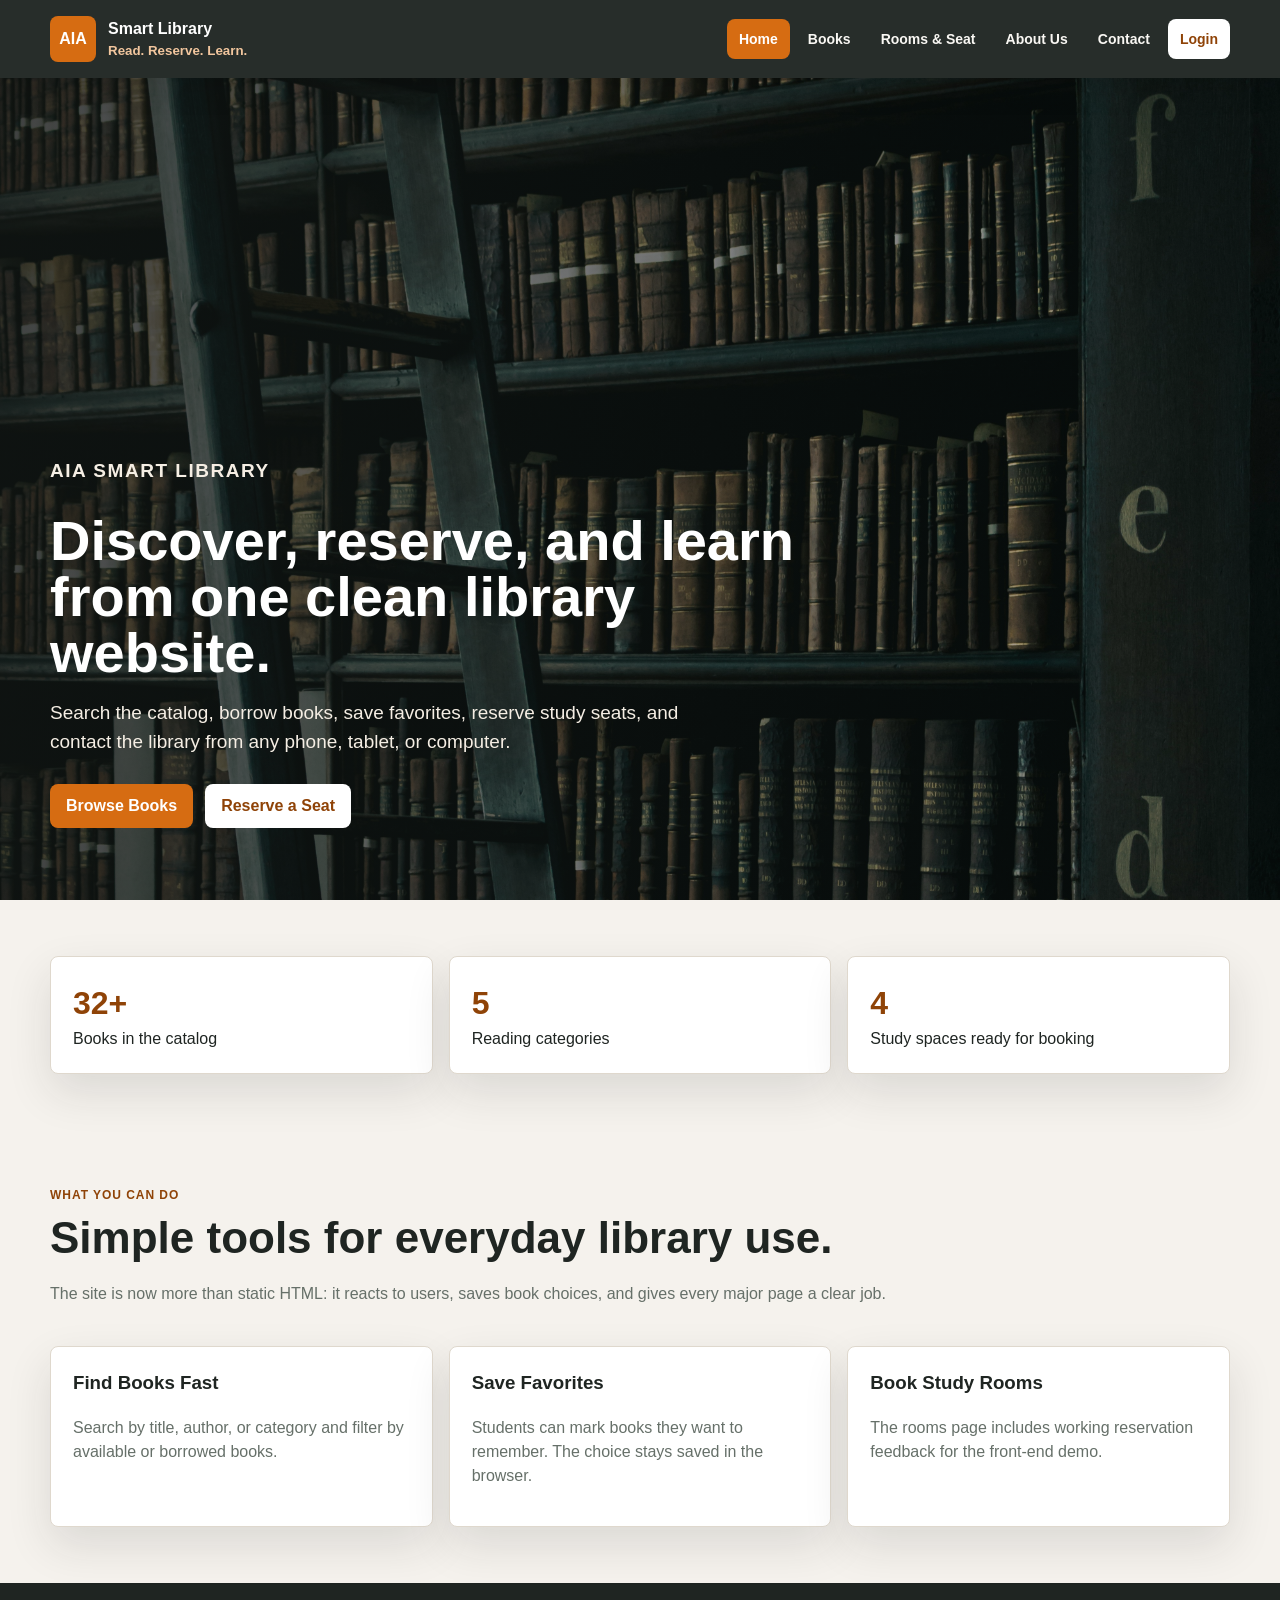
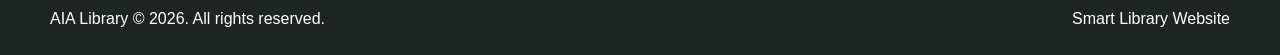
<file: index.html>
<!DOCTYPE html>
<html lang="en">
<head>
  <meta charset="UTF-8">
  <meta name="viewport" content="width=device-width, initial-scale=1.0">
  <title>AIA Smart Library</title>
  <link rel="stylesheet" href="css/style.css">
</head>
<body>
  <header class="site-header">
    <nav class="navbar" aria-label="Main navigation">
      <a class="brand" href="index.html">
        <span class="brand-mark">AIA</span>
        <span>Smart Library<small>Read. Reserve. Learn.</small></span>
      </a>
      <button class="nav-toggle" type="button" data-nav-toggle aria-label="Open menu" aria-expanded="false">
        <span></span><span></span><span></span>
      </button>
      <ul class="nav-links" data-nav-links>
        <li><a class="current" href="index.html">Home</a></li>
        <li><a href="Books.html">Books</a></li>
        <li><a href="rooms.html">Rooms & Seat</a></li>
        <li><a href="about.html">About Us</a></li>
        <li><a href="contact.html">Contact</a></li>
        <li><a class="login-link" href="log-in.html">Login</a></li>
      </ul>
    </nav>
  </header>

  <main>
    <section class="hero">
      <div class="hero-inner">
        <p class="eyebrow">AIA Smart Library</p>
        <h1>Discover, reserve, and learn from one clean library website.</h1>
        <p>Search the catalog, borrow books, save favorites, reserve study seats, and contact the library from any phone, tablet, or computer.</p>
        <div class="hero-actions">
          <a class="btn" href="Books.html">Browse Books</a>
          <a class="btn secondary" href="rooms.html">Reserve a Seat</a>
        </div>
      </div>
    </section>

    <section class="section">
      <div class="stats-grid">
        <div class="stat"><strong>32+</strong><span>Books in the catalog</span></div>
        <div class="stat"><strong>5</strong><span>Reading categories</span></div>
        <div class="stat"><strong>4</strong><span>Study spaces ready for booking</span></div>
      </div>
    </section>

    <section class="section">
      <div class="page-title">
        <span class="eyebrow">What you can do</span>
        <h2>Simple tools for everyday library use.</h2>
        <p class="muted">The site is now more than static HTML: it reacts to users, saves book choices, and gives every major page a clear job.</p>
      </div>
      <div class="feature-grid">
        <article class="feature">
          <h3>Find Books Fast</h3>
          <p class="muted">Search by title, author, or category and filter by available or borrowed books.</p>
        </article>
        <article class="feature">
          <h3>Save Favorites</h3>
          <p class="muted">Students can mark books they want to remember. The choice stays saved in the browser.</p>
        </article>
        <article class="feature">
          <h3>Book Study Rooms</h3>
          <p class="muted">The rooms page includes working reservation feedback for the front-end demo.</p>
        </article>
      </div>
    </section>
  </main>

  <footer class="site-footer">
    <div class="footer-inner">
      <p>AIA Library &copy; 2026. All rights reserved.</p>
      <p>Smart Library Website</p>
    </div>
  </footer>
  <script src="js/app.js"></script>
</body>
</html>
</file>
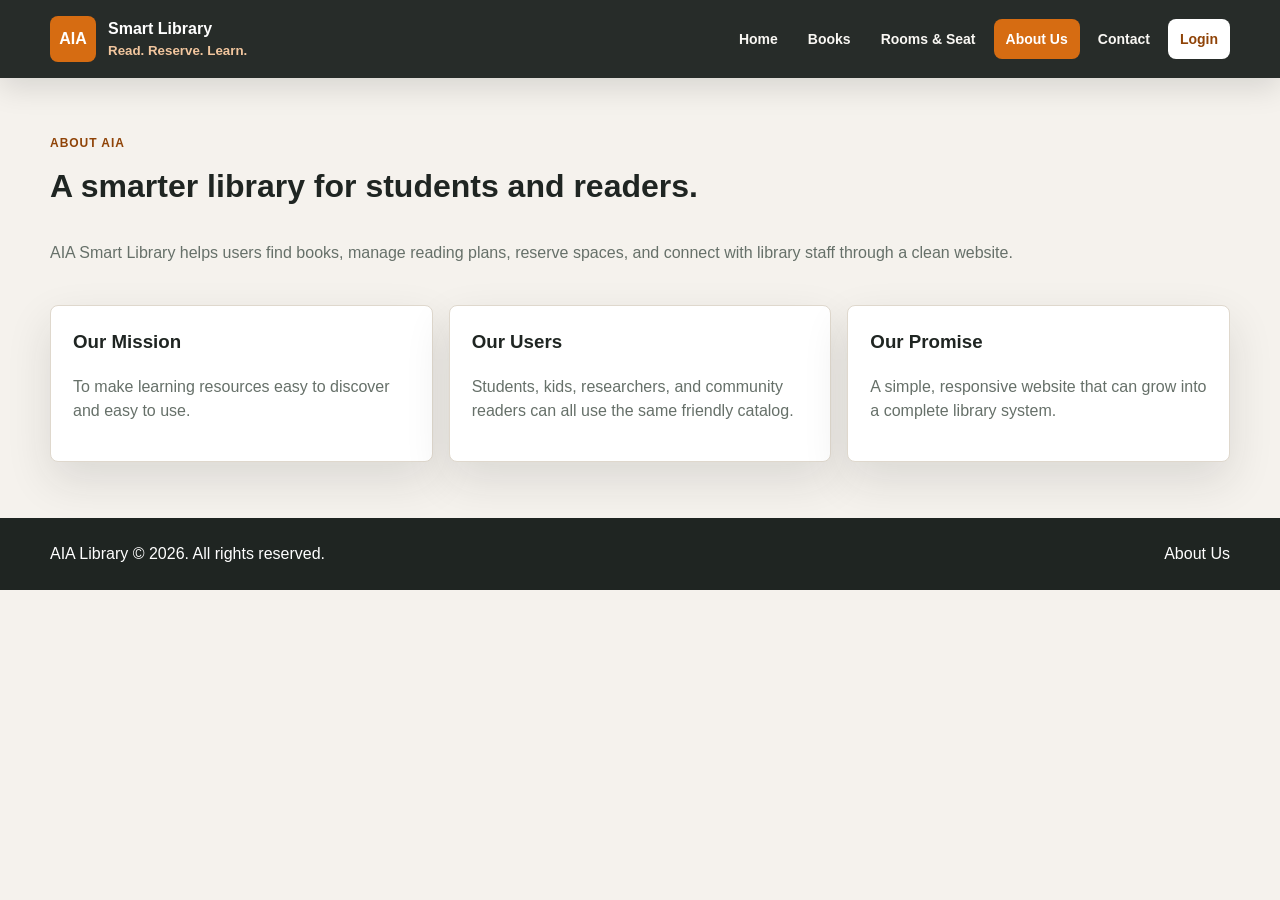
<file: about.html>
<!DOCTYPE html>
<html lang="en">
<head>
  <meta charset="UTF-8">
  <meta name="viewport" content="width=device-width, initial-scale=1.0">
  <title>About Us | AIA Smart Library</title>
  <link rel="stylesheet" href="css/style.css">
</head>
<body>
  <header class="site-header">
    <nav class="navbar" aria-label="Main navigation">
      <a class="brand" href="index.html">
        <span class="brand-mark">AIA</span>
        <span>Smart Library<small>Read. Reserve. Learn.</small></span>
      </a>
      <button class="nav-toggle" type="button" data-nav-toggle aria-label="Open menu" aria-expanded="false">
        <span></span><span></span><span></span>
      </button>
      <ul class="nav-links" data-nav-links>
        <li><a href="index.html">Home</a></li>
        <li><a href="Books.html">Books</a></li>
        <li><a href="rooms.html">Rooms & Seat</a></li>
        <li><a class="current" href="about.html">About Us</a></li>
        <li><a href="contact.html">Contact</a></li>
        <li><a class="login-link" href="log-in.html">Login</a></li>
      </ul>
    </nav>
  </header>

  <main class="section">
    <div class="page-title">
      <span class="eyebrow">About AIA</span>
      <h1>A smarter library for students and readers.</h1>
      <p class="muted">AIA Smart Library helps users find books, manage reading plans, reserve spaces, and connect with library staff through a clean website.</p>
    </div>
    <div class="feature-grid">
      <article class="feature">
        <h3>Our Mission</h3>
        <p class="muted">To make learning resources easy to discover and easy to use.</p>
      </article>
      <article class="feature">
        <h3>Our Users</h3>
        <p class="muted">Students, kids, researchers, and community readers can all use the same friendly catalog.</p>
      </article>
      <article class="feature">
        <h3>Our Promise</h3>
        <p class="muted">A simple, responsive website that can grow into a complete library system.</p>
      </article>
    </div>
  </main>

  <footer class="site-footer">
    <div class="footer-inner">
      <p>AIA Library &copy; 2026. All rights reserved.</p>
      <p>About Us</p>
    </div>
  </footer>
  <script src="js/app.js"></script>
</body>
</html>
</file>
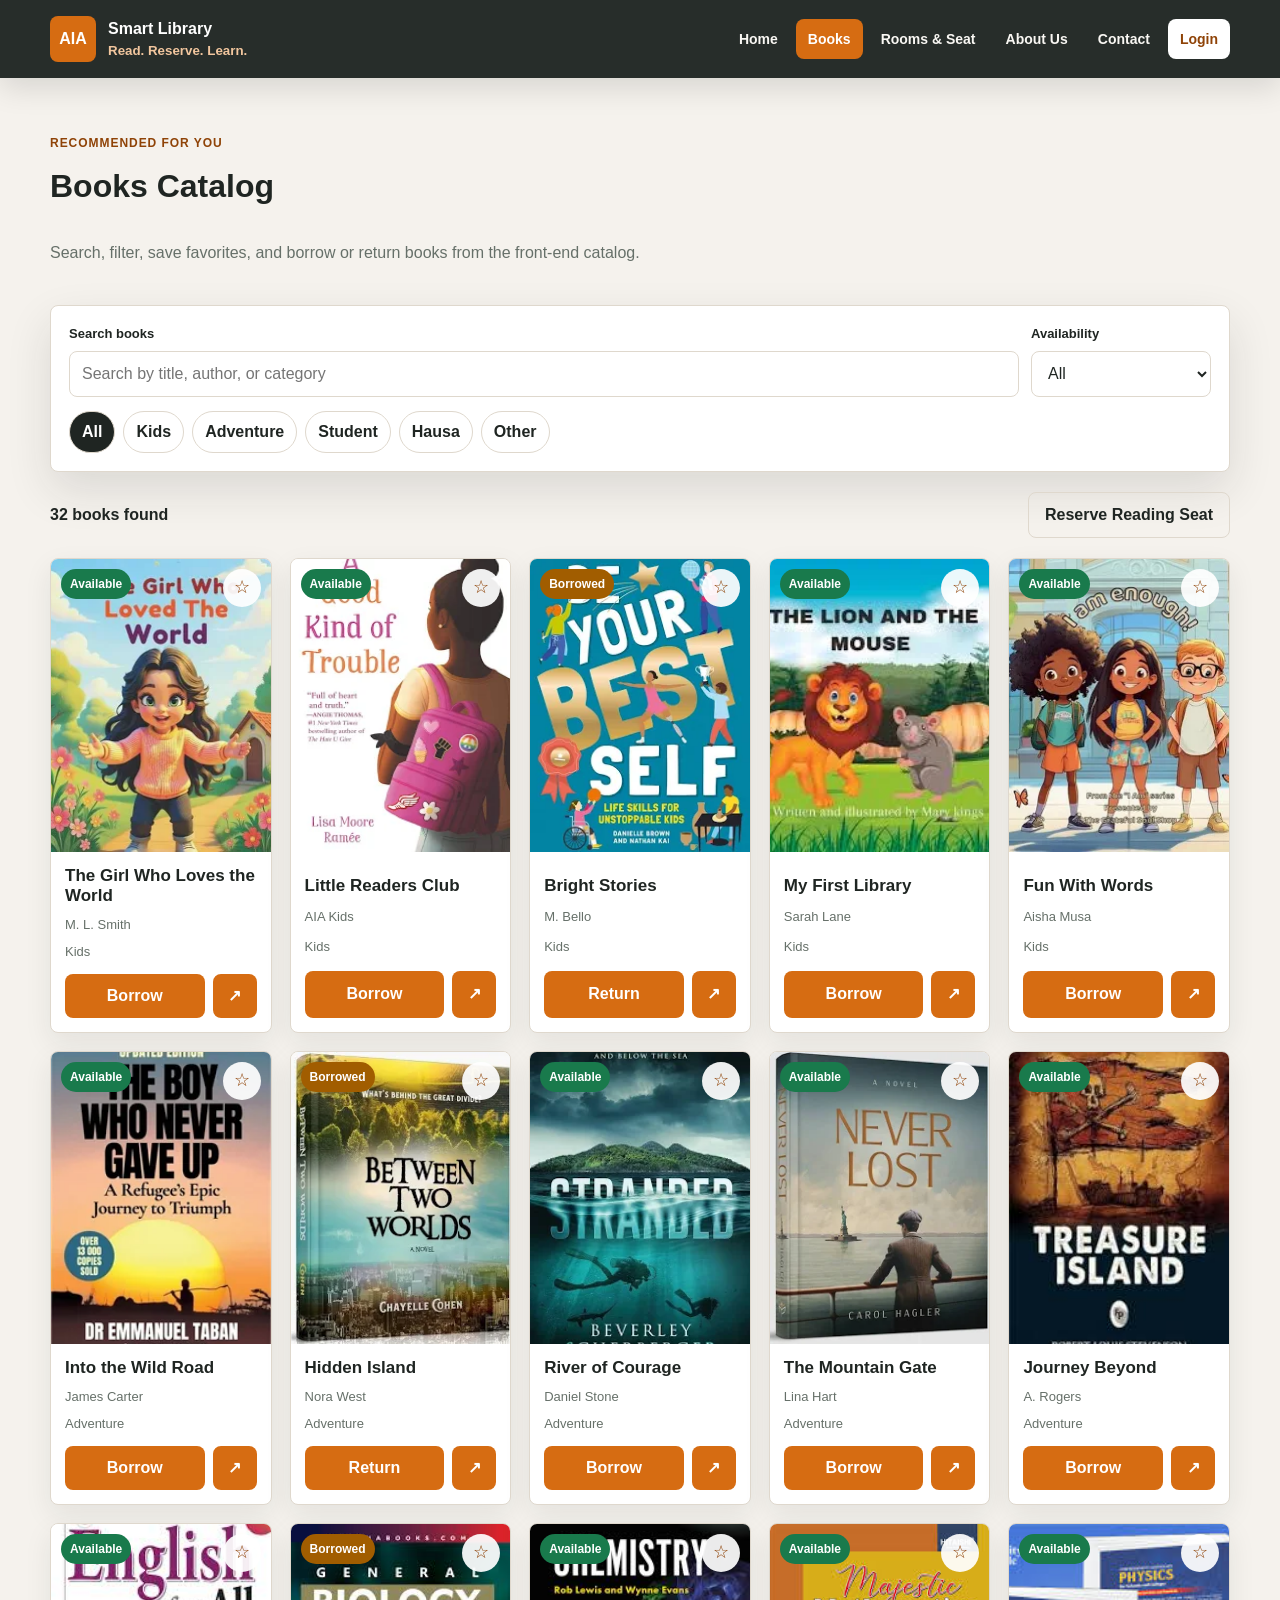
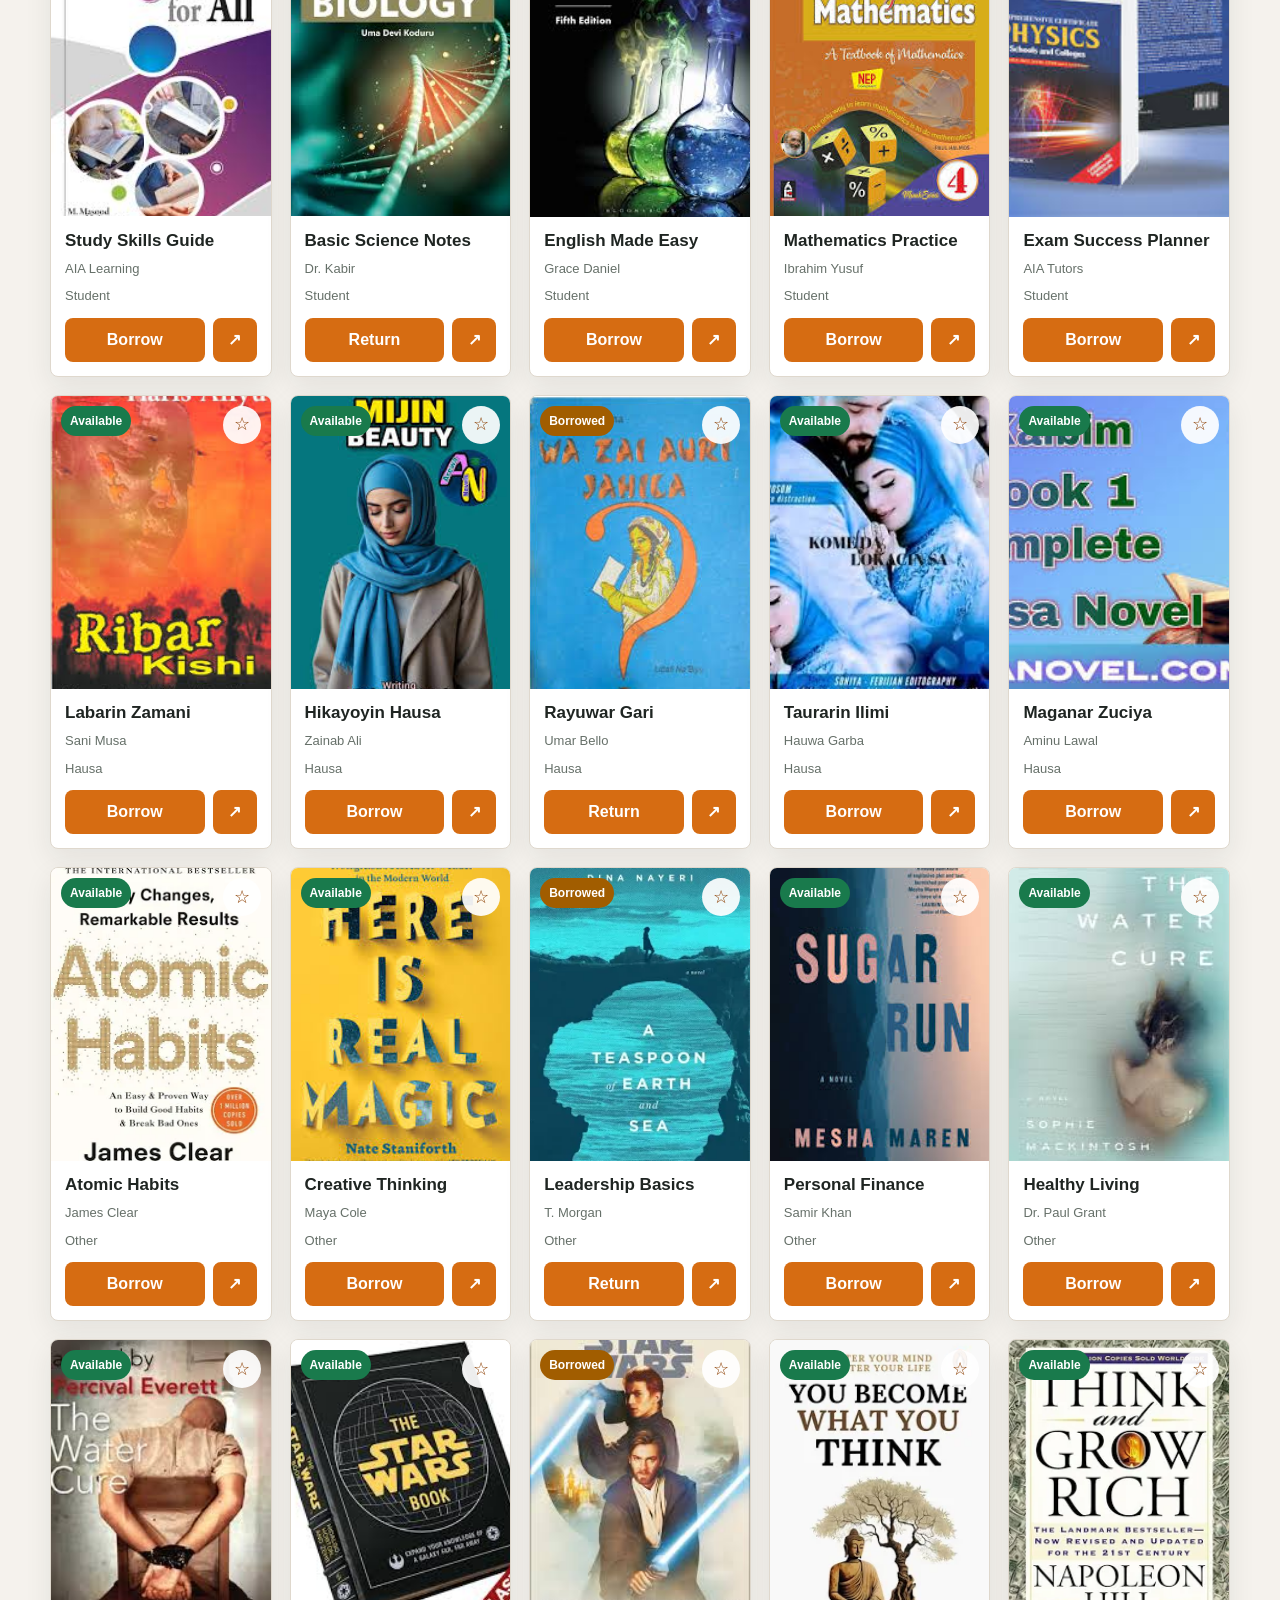
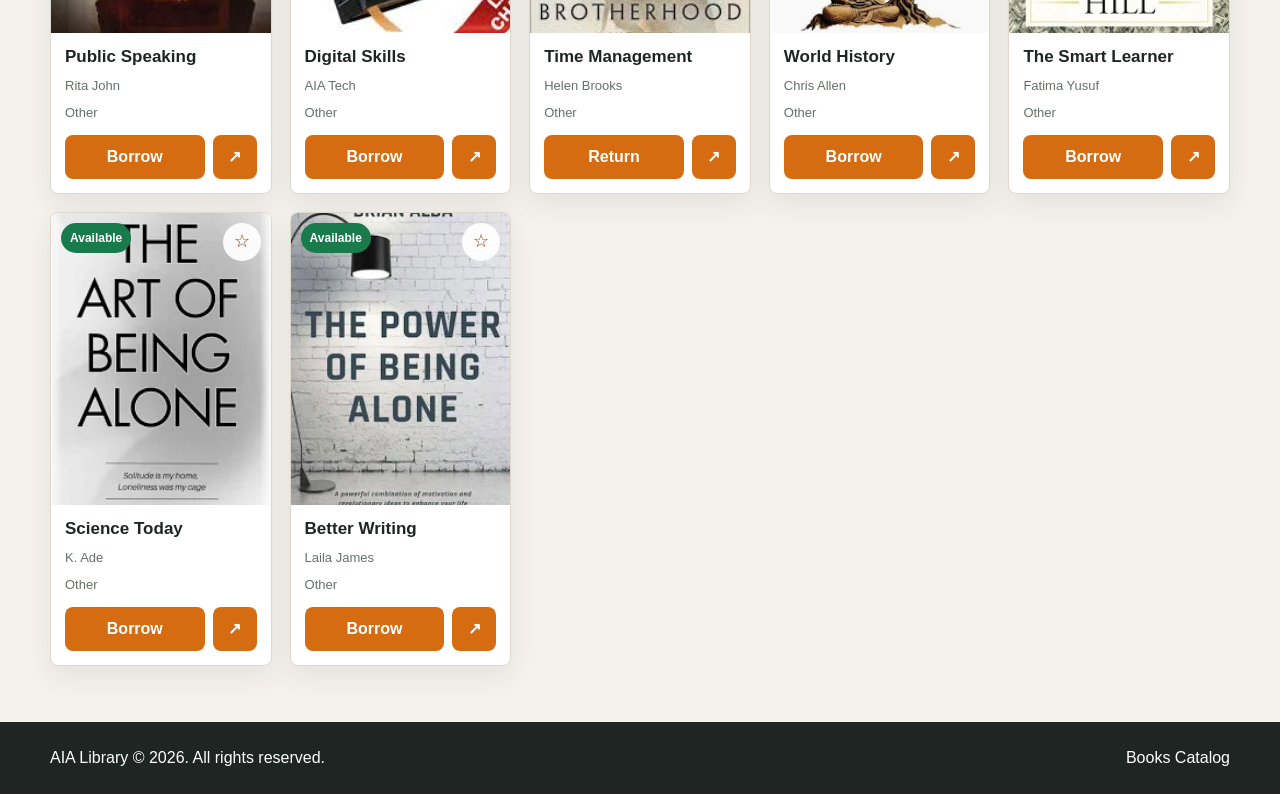
<file: Books.html>
<!DOCTYPE html>
<html lang="en">
<head>
  <meta charset="UTF-8">
  <meta name="viewport" content="width=device-width, initial-scale=1.0">
  <title>Books | AIA Smart Library</title>
  <link rel="stylesheet" href="css/style.css">
</head>
<body>
  <header class="site-header">
    <nav class="navbar" aria-label="Main navigation">
      <a class="brand" href="index.html">
        <span class="brand-mark">AIA</span>
        <span>Smart Library<small>Read. Reserve. Learn.</small></span>
      </a>
      <button class="nav-toggle" type="button" data-nav-toggle aria-label="Open menu" aria-expanded="false">
        <span></span><span></span><span></span>
      </button>
      <ul class="nav-links" data-nav-links>
        <li><a href="index.html">Home</a></li>
        <li><a class="current" href="Books.html">Books</a></li>
        <li><a href="rooms.html">Rooms & Seat</a></li>
        <li><a href="about.html">About Us</a></li>
        <li><a href="contact.html">Contact</a></li>
        <li><a class="login-link" href="log-in.html">Login</a></li>
      </ul>
    </nav>
  </header>

  <main class="section">
    <div class="page-title">
      <span class="eyebrow">Recommended for you</span>
      <h1>Books Catalog</h1>
      <p class="muted">Search, filter, save favorites, and borrow or return books from the front-end catalog.</p>
    </div>

    <section class="catalog-shell" aria-label="Book catalog">
      <div class="catalog-panel">
        <div class="search-row">
          <div class="field">
            <label for="book-search">Search books</label>
            <input id="book-search" data-search type="search" placeholder="Search by title, author, or category">
          </div>
          <div class="field">
            <label for="availability">Availability</label>
            <select id="availability" data-availability>
              <option>All</option>
              <option>Available</option>
              <option>Borrowed</option>
            </select>
          </div>
        </div>
        <div class="chip-row" aria-label="Book categories">
          <button class="chip active" type="button" data-category="All">All</button>
          <button class="chip" type="button" data-category="Kids">Kids</button>
          <button class="chip" type="button" data-category="Adventure">Adventure</button>
          <button class="chip" type="button" data-category="Student">Student</button>
          <button class="chip" type="button" data-category="Hausa">Hausa</button>
          <button class="chip" type="button" data-category="Other">Other</button>
        </div>
      </div>

      <div class="toolbar">
        <strong data-result-count>0 books found</strong>
        <a class="btn ghost" href="rooms.html">Reserve Reading Seat</a>
      </div>

      <div class="empty-state" data-empty hidden>
        <h2>No books found</h2>
        <p class="muted">Try another search word or choose a different category.</p>
      </div>

      <div class="book-grid" data-book-grid></div>
    </section>
  </main>

  <footer class="site-footer">
    <div class="footer-inner">
      <p>AIA Library &copy; 2026. All rights reserved.</p>
      <p>Books Catalog</p>
    </div>
  </footer>
  <script src="js/app.js"></script>
  <script src="js/books.js"></script>
</body>
</html>
</file>
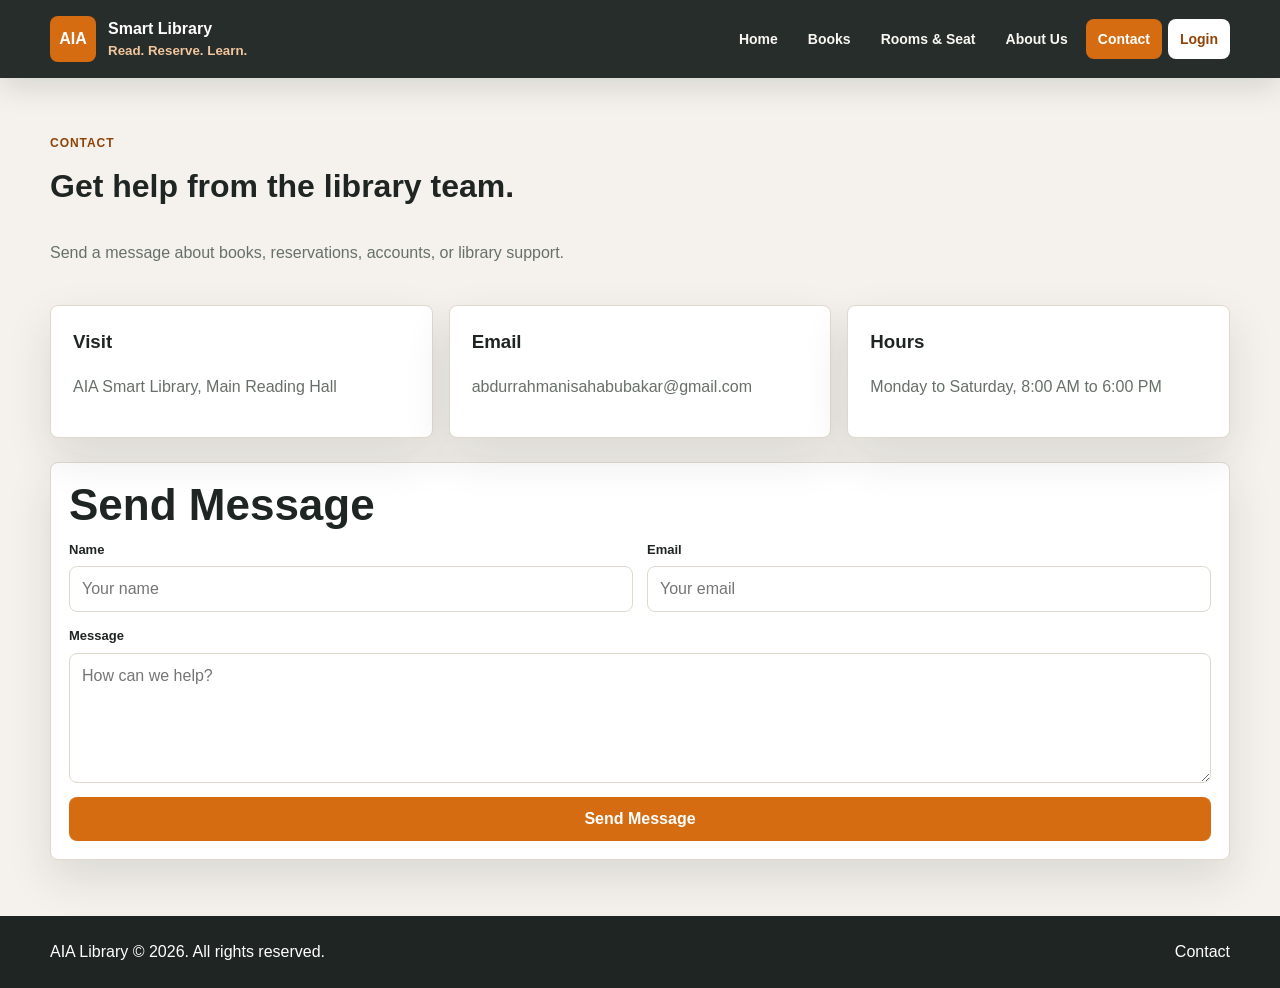
<file: contact.html>
<!DOCTYPE html>
<html lang="en">
<head>
  <meta charset="UTF-8">
  <meta name="viewport" content="width=device-width, initial-scale=1.0">
  <title>Contact | AIA Smart Library</title>
  <link rel="stylesheet" href="css/style.css">
</head>
<body>
  <header class="site-header">
    <nav class="navbar" aria-label="Main navigation">
      <a class="brand" href="index.html">
        <span class="brand-mark">AIA</span>
        <span>Smart Library<small>Read. Reserve. Learn.</small></span>
      </a>
      <button class="nav-toggle" type="button" data-nav-toggle aria-label="Open menu" aria-expanded="false">
        <span></span><span></span><span></span>
      </button>
      <ul class="nav-links" data-nav-links>
        <li><a href="index.html">Home</a></li>
        <li><a href="Books.html">Books</a></li>
        <li><a href="rooms.html">Rooms & Seat</a></li>
        <li><a href="about.html">About Us</a></li>
        <li><a class="current" href="contact.html">Contact</a></li>
        <li><a class="login-link" href="log-in.html">Login</a></li>
      </ul>
    </nav>
  </header>

  <main class="section">
    <div class="page-title">
      <span class="eyebrow">Contact</span>
      <h1>Get help from the library team.</h1>
      <p class="muted">Send a message about books, reservations, accounts, or library support.</p>
    </div>
    <div class="info-grid">
      <article class="contact-card">
        <h3>Visit</h3>
        <p class="muted">AIA Smart Library, Main Reading Hall</p>
      </article>
      <article class="contact-card">
        <h3>Email</h3>
        <p class="muted">abdurrahmanisahabubakar@gmail.com</p>
      </article>
      <article class="contact-card">
        <h3>Hours</h3>
        <p class="muted">Monday to Saturday, 8:00 AM to 6:00 PM</p>
      </article>
    </div>
    <section class="catalog-panel" style="margin-top: 24px;">
      <h2>Send Message</h2>
      <form class="contact-form" data-demo-form>
        <div class="form-message">Your message has been sent.</div>
        <div class="form-grid">
          <div class="field">
            <label for="name">Name</label>
            <input id="name" required placeholder="Your name">
          </div>
          <div class="field">
            <label for="email">Email</label>
            <input id="email" type="email" required placeholder="Your email">
          </div>
        </div>
        <div class="field">
          <label for="message">Message</label>
          <textarea id="message" required placeholder="How can we help?"></textarea>
        </div>
        <button class="btn" type="submit">Send Message</button>
      </form>
    </section>
  </main>

  <footer class="site-footer">
    <div class="footer-inner">
      <p>AIA Library &copy; 2026. All rights reserved.</p>
      <p>Contact</p>
    </div>
  </footer>
  <script src="js/app.js"></script>
</body>
</html>
</file>
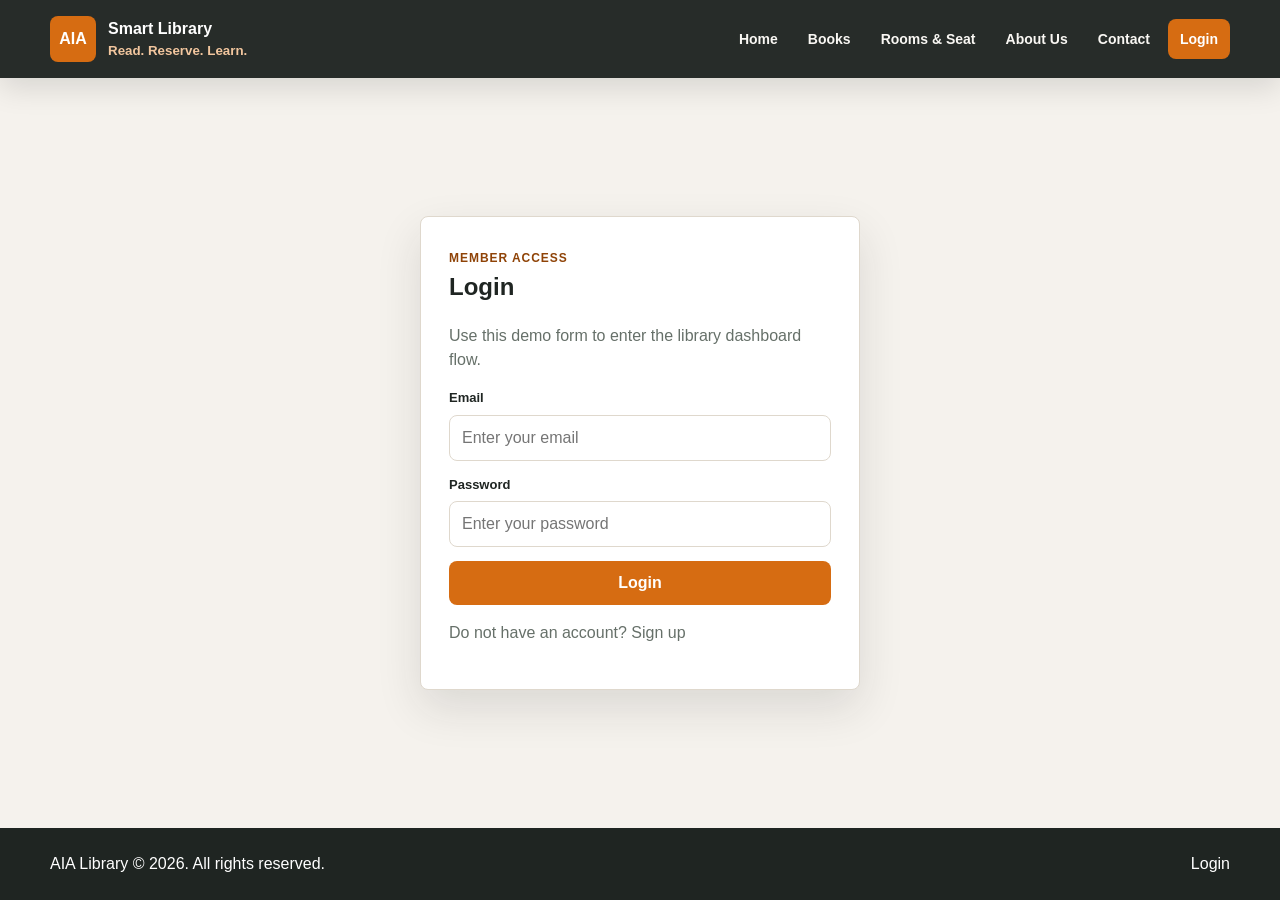
<file: log-in.html>
<!DOCTYPE html>
<html lang="en">
<head>
  <meta charset="UTF-8">
  <meta name="viewport" content="width=device-width, initial-scale=1.0">
  <title>Login | AIA Smart Library</title>
  <link rel="stylesheet" href="css/style.css">
</head>
<body>
  <header class="site-header">
    <nav class="navbar" aria-label="Main navigation">
      <a class="brand" href="index.html">
        <span class="brand-mark">AIA</span>
        <span>Smart Library<small>Read. Reserve. Learn.</small></span>
      </a>
      <button class="nav-toggle" type="button" data-nav-toggle aria-label="Open menu" aria-expanded="false">
        <span></span><span></span><span></span>
      </button>
      <ul class="nav-links" data-nav-links>
        <li><a href="index.html">Home</a></li>
        <li><a href="Books.html">Books</a></li>
        <li><a href="rooms.html">Rooms & Seat</a></li>
        <li><a href="about.html">About Us</a></li>
        <li><a href="contact.html">Contact</a></li>
        <li><a class="login-link current" href="log-in.html">Login</a></li>
      </ul>
    </nav>
  </header>

  <main class="auth-wrap">
    <section class="auth-card">
      <span class="eyebrow">Member access</span>
      <h1>Login</h1>
      <p class="muted">Use this demo form to enter the library dashboard flow.</p>
      <form data-demo-form>
        <div class="form-message">Login demo complete. You can now browse the library.</div>
        <div class="field">
          <label for="email">Email</label>
          <input id="email" type="email" required placeholder="Enter your email">
        </div>
        <div class="field">
          <label for="password">Password</label>
          <input id="password" type="password" required placeholder="Enter your password">
        </div>
        <button class="btn" type="submit">Login</button>
      </form>
      <p class="muted" style="margin-top: 16px;">Do not have an account? <a href="sign-in.html">Sign up</a></p>
    </section>
  </main>

  <footer class="site-footer">
    <div class="footer-inner">
      <p>AIA Library &copy; 2026. All rights reserved.</p>
      <p>Login</p>
    </div>
  </footer>
  <script src="js/app.js"></script>
</body>
</html>
</file>
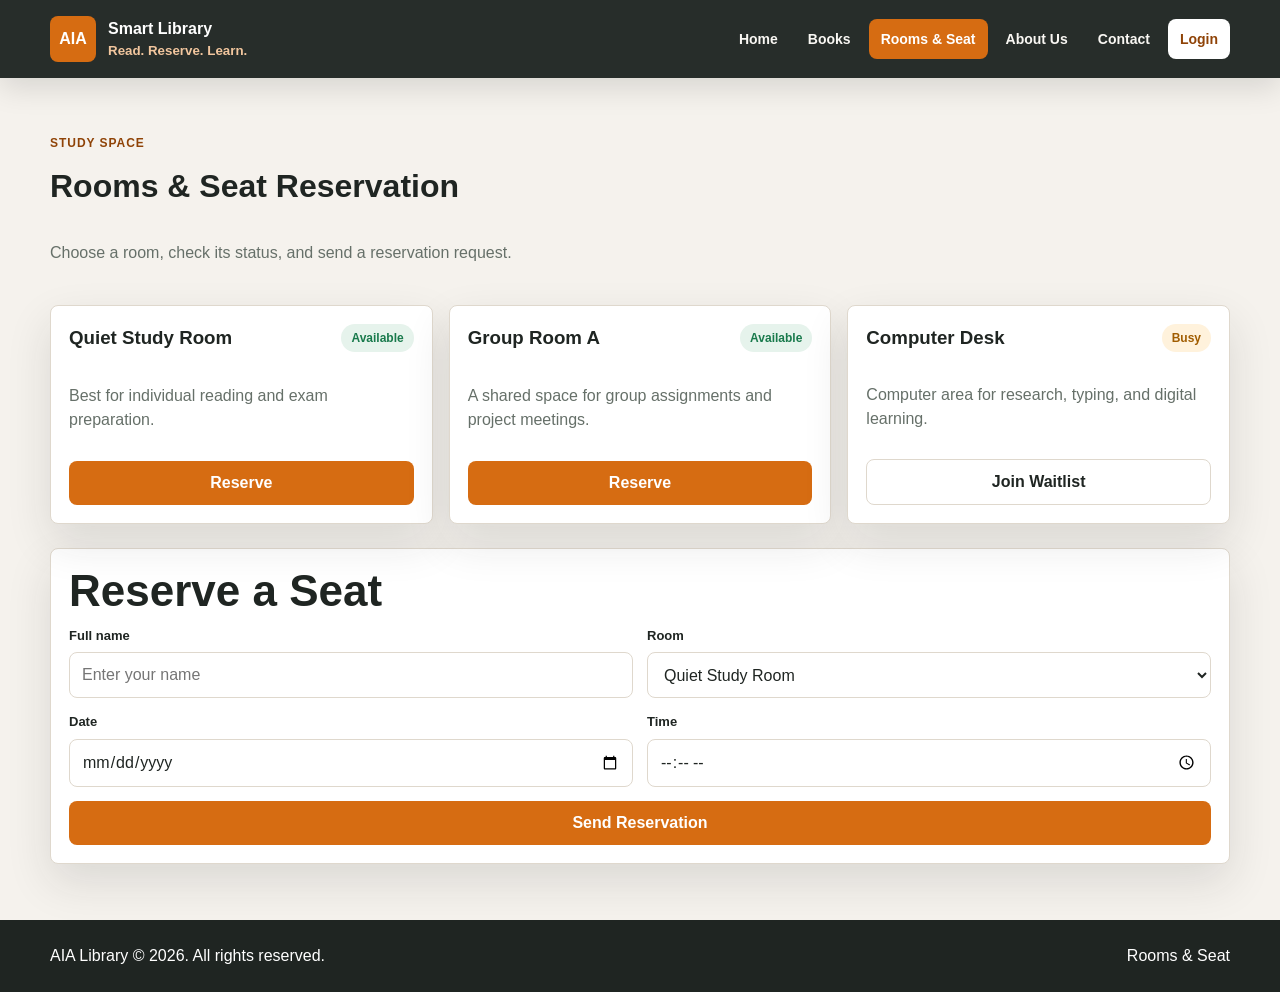
<file: rooms.html>
<!DOCTYPE html>
<html lang="en">
<head>
  <meta charset="UTF-8">
  <meta name="viewport" content="width=device-width, initial-scale=1.0">
  <title>Rooms & Seats | AIA Smart Library</title>
  <link rel="stylesheet" href="css/style.css">
</head>
<body>
  <header class="site-header">
    <nav class="navbar" aria-label="Main navigation">
      <a class="brand" href="index.html">
        <span class="brand-mark">AIA</span>
        <span>Smart Library<small>Read. Reserve. Learn.</small></span>
      </a>
      <button class="nav-toggle" type="button" data-nav-toggle aria-label="Open menu" aria-expanded="false">
        <span></span><span></span><span></span>
      </button>
      <ul class="nav-links" data-nav-links>
        <li><a href="index.html">Home</a></li>
        <li><a href="Books.html">Books</a></li>
        <li><a class="current" href="rooms.html">Rooms & Seat</a></li>
        <li><a href="about.html">About Us</a></li>
        <li><a href="contact.html">Contact</a></li>
        <li><a class="login-link" href="log-in.html">Login</a></li>
      </ul>
    </nav>
  </header>

  <main class="section">
    <div class="page-title">
      <span class="eyebrow">Study space</span>
      <h1>Rooms & Seat Reservation</h1>
      <p class="muted">Choose a room, check its status, and send a reservation request.</p>
    </div>

    <div class="room-grid">
      <article class="room-card">
        <div class="room-top"><h3>Quiet Study Room</h3><span class="badge">Available</span></div>
        <p class="muted">Best for individual reading and exam preparation.</p>
        <a class="btn" href="#reserve">Reserve</a>
      </article>
      <article class="room-card">
        <div class="room-top"><h3>Group Room A</h3><span class="badge">Available</span></div>
        <p class="muted">A shared space for group assignments and project meetings.</p>
        <a class="btn" href="#reserve">Reserve</a>
      </article>
      <article class="room-card">
        <div class="room-top"><h3>Computer Desk</h3><span class="badge busy">Busy</span></div>
        <p class="muted">Computer area for research, typing, and digital learning.</p>
        <a class="btn ghost" href="#reserve">Join Waitlist</a>
      </article>
    </div>

    <section id="reserve" class="catalog-panel" style="margin-top: 24px;">
      <h2>Reserve a Seat</h2>
      <form class="contact-form" data-demo-form>
        <div class="form-message">Your reservation request has been received.</div>
        <div class="form-grid">
          <div class="field">
            <label for="name">Full name</label>
            <input id="name" required placeholder="Enter your name">
          </div>
          <div class="field">
            <label for="room">Room</label>
            <select id="room" required>
              <option>Quiet Study Room</option>
              <option>Group Room A</option>
              <option>Computer Desk Waitlist</option>
            </select>
          </div>
          <div class="field">
            <label for="date">Date</label>
            <input id="date" type="date" required>
          </div>
          <div class="field">
            <label for="time">Time</label>
            <input id="time" type="time" required>
          </div>
        </div>
        <button class="btn" type="submit">Send Reservation</button>
      </form>
    </section>
  </main>

  <footer class="site-footer">
    <div class="footer-inner">
      <p>AIA Library &copy; 2026. All rights reserved.</p>
      <p>Rooms & Seat</p>
    </div>
  </footer>
  <script src="js/app.js"></script>
</body>
</html>
</file>
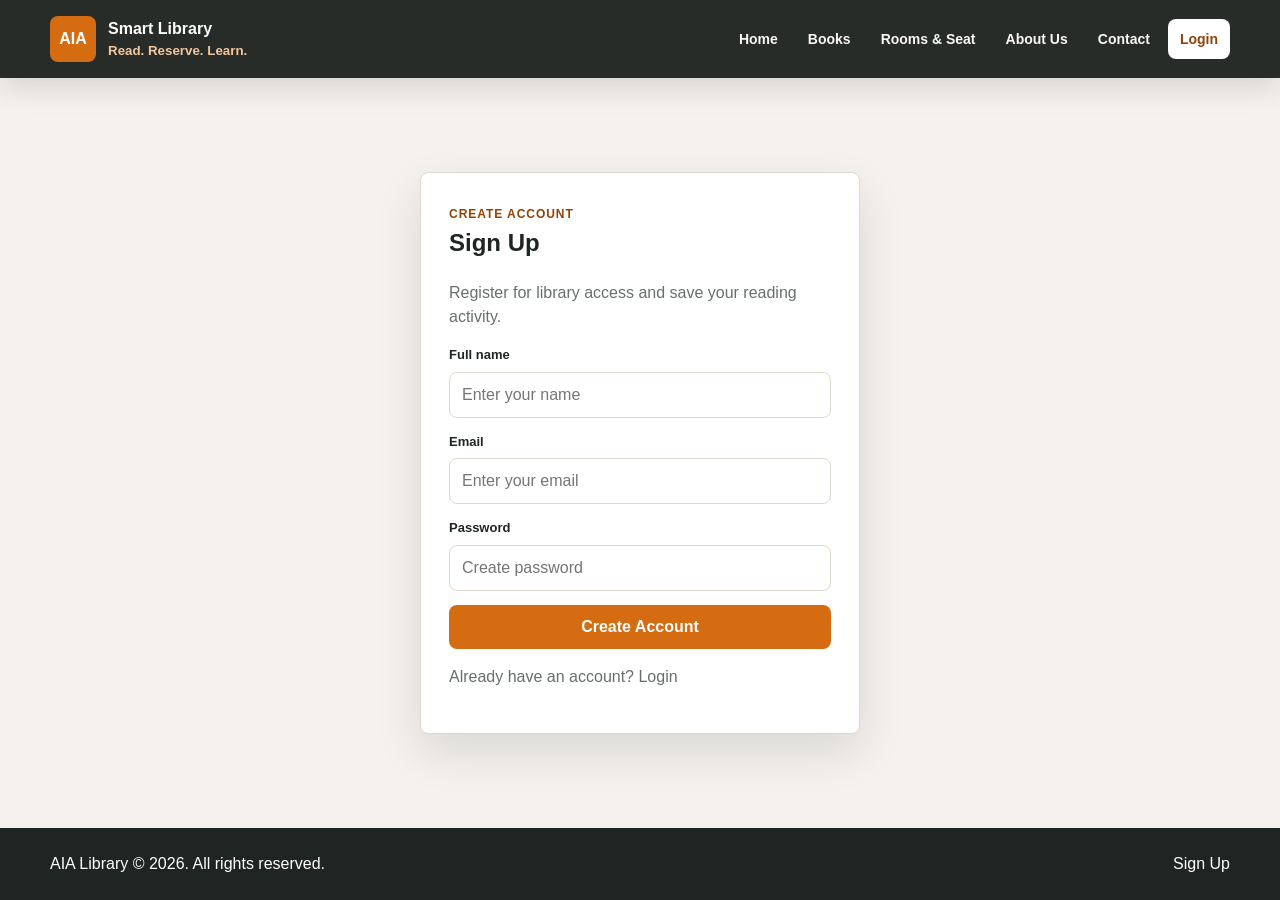
<file: sign-in.html>
<!DOCTYPE html>
<html lang="en">
<head>
  <meta charset="UTF-8">
  <meta name="viewport" content="width=device-width, initial-scale=1.0">
  <title>Sign Up | AIA Smart Library</title>
  <link rel="stylesheet" href="css/style.css">
</head>
<body>
  <header class="site-header">
    <nav class="navbar" aria-label="Main navigation">
      <a class="brand" href="index.html">
        <span class="brand-mark">AIA</span>
        <span>Smart Library<small>Read. Reserve. Learn.</small></span>
      </a>
      <button class="nav-toggle" type="button" data-nav-toggle aria-label="Open menu" aria-expanded="false">
        <span></span><span></span><span></span>
      </button>
      <ul class="nav-links" data-nav-links>
        <li><a href="index.html">Home</a></li>
        <li><a href="Books.html">Books</a></li>
        <li><a href="rooms.html">Rooms & Seat</a></li>
        <li><a href="about.html">About Us</a></li>
        <li><a href="contact.html">Contact</a></li>
        <li><a class="login-link" href="log-in.html">Login</a></li>
      </ul>
    </nav>
  </header>

  <main class="auth-wrap">
    <section class="auth-card">
      <span class="eyebrow">Create account</span>
      <h1>Sign Up</h1>
      <p class="muted">Register for library access and save your reading activity.</p>
      <form data-demo-form>
        <div class="form-message">Account demo complete. You can login now.</div>
        <div class="field">
          <label for="name">Full name</label>
          <input id="name" required placeholder="Enter your name">
        </div>
        <div class="field">
          <label for="email">Email</label>
          <input id="email" type="email" required placeholder="Enter your email">
        </div>
        <div class="field">
          <label for="password">Password</label>
          <input id="password" type="password" required placeholder="Create password">
        </div>
        <button class="btn" type="submit">Create Account</button>
      </form>
      <p class="muted" style="margin-top: 16px;">Already have an account? <a href="log-in.html">Login</a></p>
    </section>
  </main>

  <footer class="site-footer">
    <div class="footer-inner">
      <p>AIA Library &copy; 2026. All rights reserved.</p>
      <p>Sign Up</p>
    </div>
  </footer>
  <script src="js/app.js"></script>
</body>
</html>
</file>
<file: css/style.css>
:root {
  --bg: #f5f2ed;
  --panel: #ffffff;
  --ink: #1f2522;
  --muted: #667069;
  --brand: #d66c12;
  --brand-dark: #8f4307;
  --line: #dfd8cd;
  --success: #197a4c;
  --warning: #a15d00;
  --shadow: 0 18px 45px rgba(31, 37, 34, 0.12);
}

* {
  box-sizing: border-box;
}

html {
  scroll-behavior: smooth;
}

body {
  margin: 0;
  font-family: "Segoe UI", Arial, sans-serif;
  background: var(--bg);
  color: var(--ink);
  line-height: 1.5;
}

body.menu-open {
  overflow: hidden;
}

a {
  color: inherit;
  text-decoration: none;
}

img {
  max-width: 100%;
  display: block;
}

button,
input,
select,
textarea {
  font: inherit;
}

.site-header {
  position: sticky;
  top: 0;
  z-index: 20;
  background: rgba(31, 37, 34, 0.96);
  color: #fff;
  box-shadow: 0 10px 30px rgba(0, 0, 0, 0.12);
}

.navbar {
  width: min(1180px, calc(100% - 32px));
  margin: 0 auto;
  min-height: 78px;
  display: flex;
  align-items: center;
  justify-content: space-between;
  gap: 24px;
}

.brand {
  display: flex;
  align-items: center;
  gap: 12px;
  font-weight: 800;
  letter-spacing: 0;
}

.brand-mark {
  display: grid;
  place-items: center;
  width: 46px;
  height: 46px;
  border-radius: 8px;
  background: var(--brand);
  color: #fff;
}

.brand small {
  display: block;
  color: #f2c69e;
  font-weight: 600;
}

.nav-toggle {
  display: none;
  width: 44px;
  height: 44px;
  border: 1px solid rgba(255, 255, 255, 0.22);
  border-radius: 8px;
  background: transparent;
  color: #fff;
  cursor: pointer;
}

.nav-toggle span {
  display: block;
  width: 20px;
  height: 2px;
  margin: 4px auto;
  background: currentColor;
}

.nav-links {
  list-style: none;
  display: flex;
  align-items: center;
  gap: 6px;
  margin: 0;
  padding: 0;
}

.nav-links a {
  display: inline-flex;
  align-items: center;
  min-height: 40px;
  padding: 8px 12px;
  border-radius: 8px;
  color: #f9f7f3;
  font-weight: 650;
  font-size: 14px;
}

.nav-links a:hover,
.nav-links a.current {
  background: var(--brand);
  color: #fff;
}

.nav-links .login-link {
  background: #fff;
  color: var(--brand-dark);
}

.section {
  width: min(1180px, calc(100% - 32px));
  margin: 0 auto;
  padding: 56px 0;
}

.hero {
  min-height: calc(100vh - 78px);
  display: grid;
  align-items: end;
  background:
    linear-gradient(90deg, rgba(18, 22, 20, 0.78), rgba(18, 22, 20, 0.28)),
    url("../img/img9.jpg") center/cover;
  color: #fff;
}

.hero-inner {
  width: min(1180px, calc(100% - 32px));
  margin: 0 auto;
  padding: 88px 0 72px;
}

.hero h1 {
  max-width: 760px;
  margin: 0 0 18px;
  font-size: clamp(30px, 5vw, 56px);
  line-height: 1;
  letter-spacing: 0;
}

.hero p {
  max-width: 680px;
  margin: 0 0 28px;
  color: #f5eee4;
  font-size: clamp(16px, 1.8vw, 19px);
}

.hero-actions,
.actions {
  display: flex;
  flex-wrap: wrap;
  gap: 12px;
}

.btn,
.icon-btn {
  border: 0;
  border-radius: 8px;
  min-height: 44px;
  display: inline-flex;
  align-items: center;
  justify-content: center;
  gap: 8px;
  padding: 10px 16px;
  background: var(--brand);
  color: #fff;
  font-weight: 800;
  cursor: pointer;
}

.btn:hover,
.icon-btn:hover {
  background: var(--brand-dark);
}

.btn.secondary {
  background: #fff;
  color: var(--brand-dark);
}

.btn.ghost {
  background: transparent;
  color: var(--ink);
  border: 1px solid var(--line);
}

.page-title {
  display: grid;
  gap: 10px;
  margin-bottom: 24px;
}

.eyebrow {
  color: var(--brand-dark);
  font-weight: 900;
  text-transform: uppercase;
  letter-spacing: 0.08em;
  font-size: 12px;
}

h1,
h2,
h3,
p {
  margin-top: 0;
}

h2 {
  font-size: clamp(28px, 4vw, 44px);
  line-height: 1.1;
  margin-bottom: 10px;
}

.muted {
  color: var(--muted);
}

.stats-grid,
.feature-grid,
.room-grid,
.info-grid {
  display: grid;
  grid-template-columns: repeat(3, 1fr);
  gap: 16px;
}

.stat,
.feature,
.room-card,
.contact-card,
.auth-card,
.catalog-panel,
.empty-state {
  background: var(--panel);
  border: 1px solid var(--line);
  border-radius: 8px;
  box-shadow: var(--shadow);
}

.stat,
.feature,
.contact-card {
  padding: 22px;
}

.stat strong {
  display: block;
  font-size: 32px;
  color: var(--brand-dark);
}

.catalog-shell {
  display: grid;
  gap: 20px;
}

.catalog-panel {
  padding: 18px;
}

.search-row {
  display: grid;
  grid-template-columns: 1fr 180px;
  gap: 12px;
}

.field {
  display: grid;
  gap: 7px;
}

.field label {
  font-weight: 800;
  font-size: 13px;
}

.field input,
.field select,
.field textarea {
  width: 100%;
  border: 1px solid var(--line);
  border-radius: 8px;
  min-height: 46px;
  padding: 10px 12px;
  background: #fff;
  color: var(--ink);
}

.field textarea {
  min-height: 130px;
  resize: vertical;
}

.chip-row {
  display: flex;
  flex-wrap: wrap;
  gap: 8px;
  margin-top: 14px;
}

.chip {
  border: 1px solid var(--line);
  background: #fff;
  color: var(--ink);
  border-radius: 999px;
  padding: 8px 12px;
  font-weight: 800;
  cursor: pointer;
}

.chip.active,
.chip:hover {
  background: var(--ink);
  color: #fff;
}

.toolbar {
  display: flex;
  justify-content: space-between;
  gap: 12px;
  align-items: center;
}

.book-grid {
  display: grid;
  grid-template-columns: repeat(5, minmax(0, 1fr));
  gap: 18px;
}

.book-card {
  background: var(--panel);
  border: 1px solid var(--line);
  border-radius: 8px;
  overflow: hidden;
  display: grid;
  min-width: 0;
  box-shadow: 0 10px 28px rgba(31, 37, 34, 0.08);
}

.book-cover {
  position: relative;
  aspect-ratio: 3 / 4;
  background: #d9d0c4;
  overflow: hidden;
}

.book-cover img {
  width: 100%;
  height: 100%;
  object-fit: cover;
}

.status {
  position: absolute;
  top: 10px;
  left: 10px;
  padding: 6px 9px;
  border-radius: 999px;
  background: var(--success);
  color: #fff;
  font-size: 12px;
  font-weight: 900;
}

.status.borrowed {
  background: var(--warning);
}

.save-btn {
  position: absolute;
  top: 10px;
  right: 10px;
  width: 38px;
  height: 38px;
  border-radius: 999px;
  border: 0;
  background: rgba(255, 255, 255, 0.92);
  color: var(--brand-dark);
  cursor: pointer;
  font-size: 18px;
}

.save-btn.saved {
  background: var(--brand);
  color: #fff;
}

.book-body {
  padding: 14px;
  display: grid;
  gap: 8px;
}

.book-body h3 {
  font-size: 17px;
  line-height: 1.2;
  margin-bottom: 0;
}

.meta {
  color: var(--muted);
  font-size: 13px;
}

.book-actions {
  display: grid;
  grid-template-columns: 1fr 44px;
  gap: 8px;
  margin-top: 4px;
}

.icon-btn {
  padding: 0;
}

.empty-state {
  padding: 28px;
  text-align: center;
}

.room-card {
  padding: 18px;
  display: grid;
  gap: 12px;
}

.room-top {
  display: flex;
  justify-content: space-between;
  gap: 12px;
  align-items: start;
}

.badge {
  display: inline-flex;
  align-items: center;
  justify-content: center;
  min-height: 28px;
  border-radius: 999px;
  padding: 4px 10px;
  font-size: 12px;
  font-weight: 900;
  background: #e6f3ec;
  color: var(--success);
}

.badge.busy {
  background: #fff2dc;
  color: var(--warning);
}

.form-grid {
  display: grid;
  grid-template-columns: 1fr 1fr;
  gap: 14px;
}

.auth-wrap {
  min-height: calc(100vh - 150px);
  display: grid;
  place-items: center;
  padding: 50px 16px;
}

.auth-card {
  width: min(440px, 100%);
  padding: 28px;
}

.auth-card form,
.contact-form {
  display: grid;
  gap: 14px;
}

.form-message {
  display: none;
  padding: 12px;
  border-radius: 8px;
  background: #e6f3ec;
  color: var(--success);
  font-weight: 800;
}

.form-message.show {
  display: block;
}

.site-footer {
  background: var(--ink);
  color: #fff;
  padding: 24px 0;
}

.footer-inner {
  width: min(1180px, calc(100% - 32px));
  margin: 0 auto;
  display: flex;
  justify-content: space-between;
  gap: 16px;
  flex-wrap: wrap;
}

.footer-inner p {
  margin: 0;
}

@media (max-width: 1040px) {
  .book-grid {
    grid-template-columns: repeat(4, minmax(0, 1fr));
  }
}

@media (max-width: 860px) {
  .nav-toggle {
    display: block;
  }

  .nav-links {
    position: fixed;
    inset: 78px 0 auto 0;
    display: none;
    flex-direction: column;
    align-items: stretch;
    padding: 16px;
    background: var(--ink);
    border-top: 1px solid rgba(255, 255, 255, 0.12);
  }

  .nav-links.open {
    display: flex;
  }

  .nav-links a {
    width: 100%;
  }

  .book-grid,
  .stats-grid,
  .feature-grid,
  .room-grid,
  .info-grid {
    grid-template-columns: repeat(2, minmax(0, 1fr));
  }

  .search-row,
  .form-grid {
    grid-template-columns: 1fr;
  }
}

@media (max-width: 560px) {
  .navbar,
  .section,
  .hero-inner,
  .footer-inner {
    width: min(100% - 24px, 1180px);
  }

  .hero {
    min-height: 620px;
  }

  .book-grid,
  .stats-grid,
  .feature-grid,
  .room-grid,
  .info-grid {
    grid-template-columns: 1fr;
  }

  .toolbar {
    align-items: stretch;
    flex-direction: column;
  }

  .hero-actions,
  .actions {
    flex-direction: column;
  }

  .btn {
    width: 100%;
  }
}
</file>
